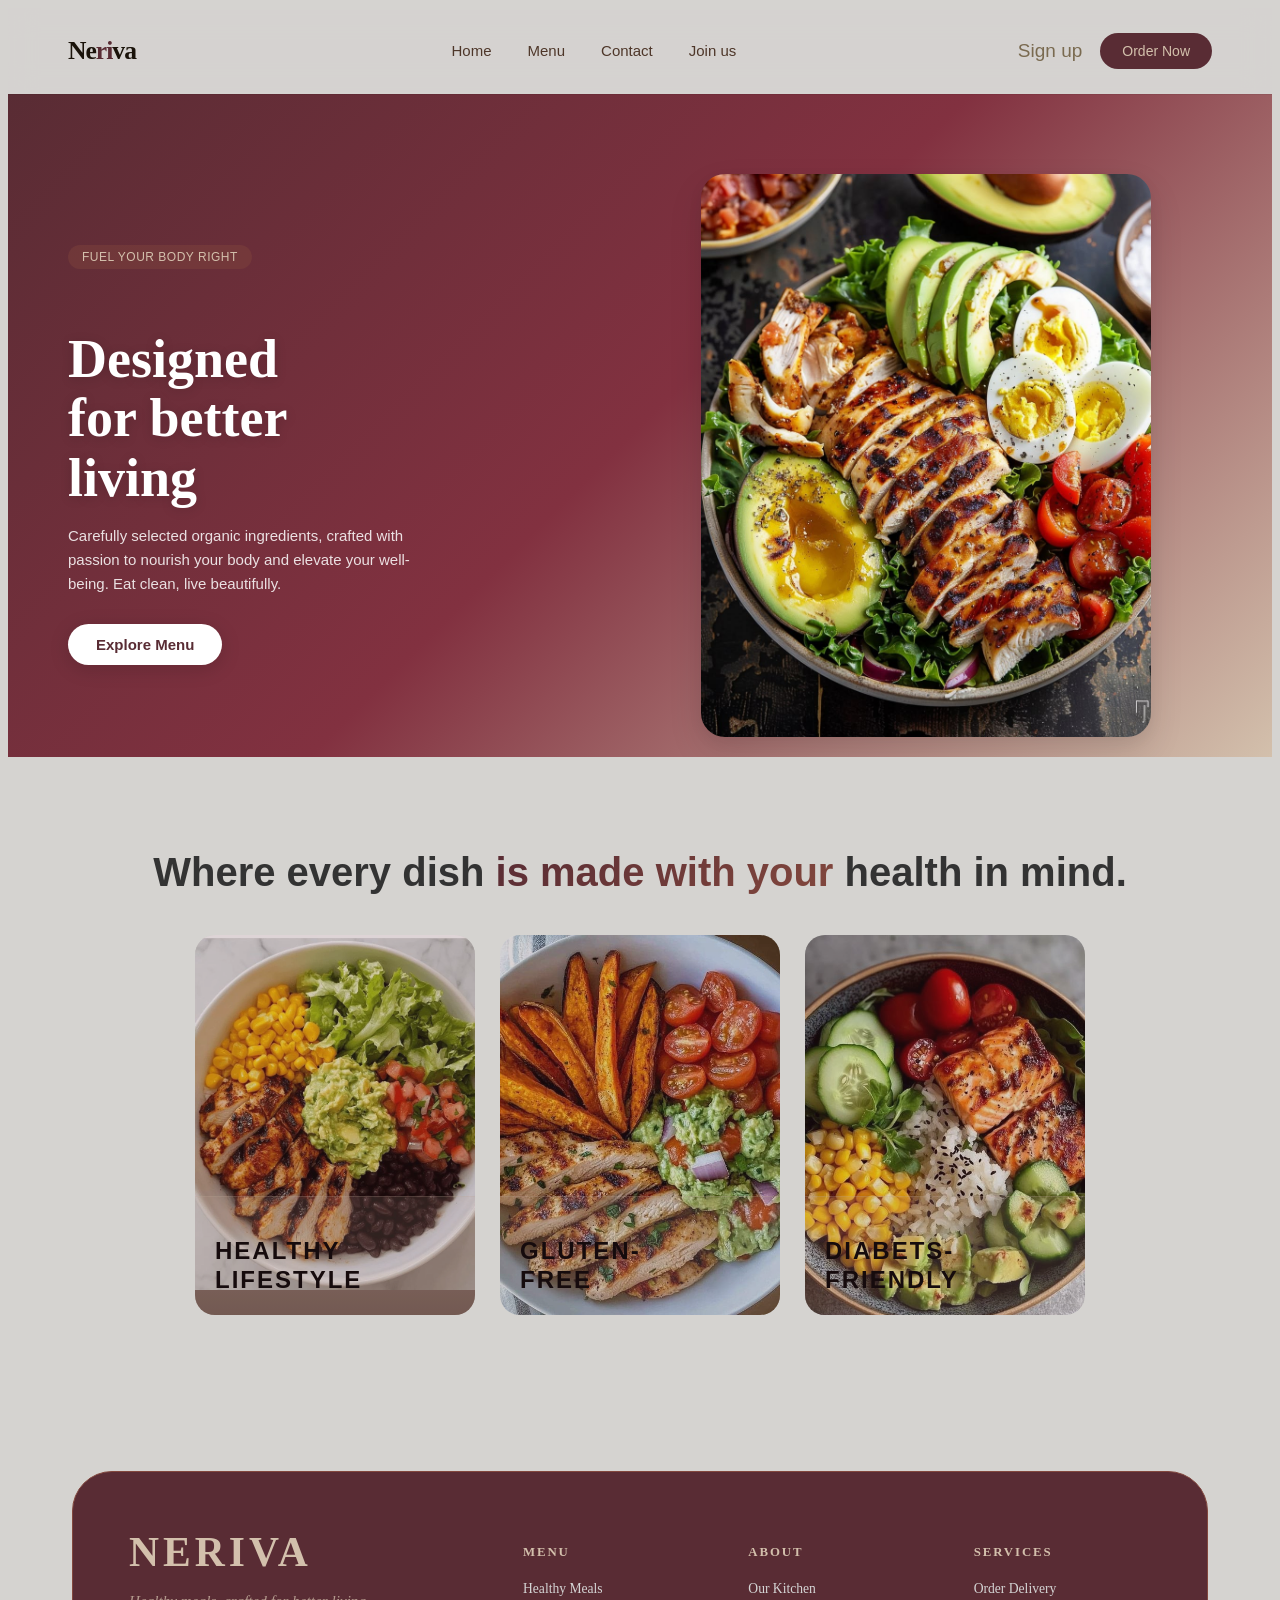
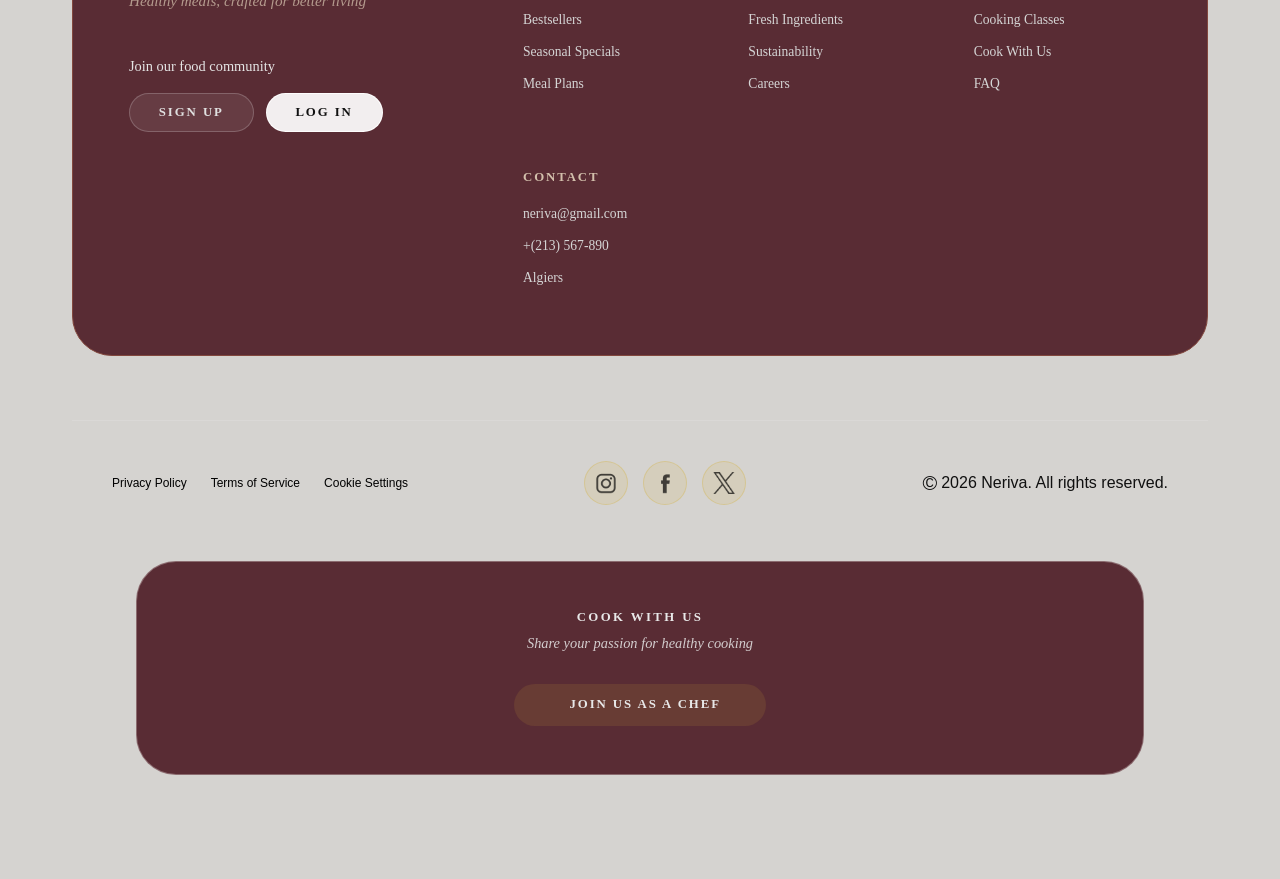
<file: index.html>
<!DOCTYPE html>
<html lang="en">
<head>
    <meta charset="UTF-8">
    <meta name="viewport" content="width=device-width, initial-scale=1.0">
    <title>Neriva| Fuel Your Body Right</title>
    <link rel="stylesheet" href="index.css">
    <link rel=" icon" href="logo.jpg" type="image/x-icon">
    <link rel="shortcut icon" href="favicon.ico" type="image/png">
</head>
<body>
    <nav>
  <div class="logo">Ne<span>ri</span>va</div>
  <ul class="nav-links">
    <li><a href="#">Home</a></li>
    <li><a href="#menu">Menu</a></li>
    <li><a href="#contact">Contact</a></li>
    <li><a href="#join us">Join us</a></li>
  </ul>
  <div class="nav-actions">
    <a href="../Signup/signup.html">
        <button class="icon-btn">Sign up </button>
    </a>
    <a href="#menu" >
        <button class="btn-primary">Order Now</button>
    </a>
  </div>
  <button class="hamburger" id="hamburger" aria-label="Toggle menu">
    <span></span>
    <span></span>
    <span></span>
  </button>
</nav>


<section class="hero">
  <div class="hero-text">
    <span class="hero-tag">Fuel Your Body Right</span>
    <h1 class="hero-title">Designed <br>for better <br>living</h1>
    <p class="hero-desc">Carefully selected organic ingredients, crafted with passion to nourish your body and elevate your well-being. Eat clean, live beautifully.</p>
    <div class="hero-cta">
        <a href="#menu">
             <button class="btn-white">Explore Menu</button>
        </a>
    </div>
  </div>
  <div class="hero-image">
    <img src="image.png" alt="healthy bowl">
  </div>
</section>
<section class="categories" id="menu">
        <div class="categories-content">
            <h1 class="categories-title">
                Where every dish <span class="highlight-text">is made with your</span>  health in mind.
            </h1>
            <div class="category-cards">
                <a href="../healthy/healthy.html">
                    <div class="category-card diabetes-card">
                        <div class="card-image-overlay">
                            <img src="hhhh.jpg" alt="">
                        </div>
                        <div class="card-info">
                         
                            <h3>HEALTHY<br>LIFESTYLE</h3>
                        </div>
                    </div>
                </a>
                <a href="../glutenFree/glutenFree.html">
                    <div class="category-card gluten-card">
                        <img src="diabet.jpg" alt="gluten-free">
                        <div class="card-image-overlay"></div>
                        <div class="card-info">
                       
                            <h3>Gluten-<br>Free</h3>
                        </div>
                    </div>
                </a>
                <a href="../diabetesFriendly/diabetesFriendly.html">
                    <div class="category-card healthy-card">
                        <div class="card-image-overlay">
                            <img src="diabii.jpg" alt="">
                        </div>
                        <div class="card-info">
                        
                            <h3>diabets-<br>Friendly</h3>
                        </div>
                    </div>
                </a>    
            </div>
        </div>
    </section>
</section>
<footer class="luxury-footer">
    <div class="footer-container fade-in">

        <div class="footer-brand">
            <h2 class="brand-name">Neriva</h2>
            <p class="brand-tagline">Healthy meals, crafted for better living</p>
            <div class="newsletter">
                <p>Join our food community</p>
                <div class="auth-buttons">
                    <a href="../Signup/signup.html" class="auth-button signin-button">Sign Up</a>
                    <a href="../Login/login.html" class="auth-button signup-button">Log In</a>
                </div>
            </div>
        </div>


        <div class="footer-links">
            <div class="links-column">
                <h4>MENU</h4>
                <ul>
                    <li><a href="#">Healthy Meals</a></li>
                    <li><a href="#">Bestsellers</a></li>
                    <li><a href="#">Seasonal Specials</a></li>
                    <li><a href="#">Meal Plans</a></li>
                </ul>
            </div>

            <div class="links-column " id="about">
                <h4>ABOUT</h4>
                <ul>
                    <li><a href="#">Our Kitchen</a></li>
                    <li><a href="#">Fresh Ingredients</a></li>
                    <li><a href="#">Sustainability</a></li>
                    <li><a href="#">Careers</a></li>
                </ul>
            </div>

            <div class="links-column">
                <h4>SERVICES</h4>
                <ul>
                    <li><a href="#">Order Delivery</a></li>
                    <li><a href="#">Cooking Classes</a></li>
                    <li><a href="#">Cook With Us</a></li>
                    <li><a href="#">FAQ</a></li>
                </ul>
            </div>

            <div class="links-column" id="contact">
                <h4>CONTACT</h4>
                <ul>
                    <li><a href="/cdn-cgi/l/email-protection#5f2526312b37362d3e1f38323e3633713c3032"><span class="__cf_email__" data-cfemail="432d26312a352203242e222a2f6d202c2e">neriva@gmail.com</span></a></li>
                    <li><a href="tel:+1234567890"> +(213) 567-890</a></li>
                    <li><a href="#">Algiers</a></li>
                </ul>
            </div>
        </div>
    </div>


    <div class="footer-bottom">
        <div class="legal-links">
            <a href="#">Privacy Policy</a>
            <a href="#">Terms of Service</a>
            <a href="#">Cookie Settings</a>
        </div>
<div class="social-links">
    <a href="https://www.instagram.com/neriva/" aria-label="Instagram">
        <img src="social-instagram.webp" alt="Instagram">
    </a>
    <a href="https://www.facebook.com/zynthira" aria-label="Facebook">
        <img src="social-facebook.webp" alt="Facebook">
    </a>
    <a href="https://www.twitter.com/zynthira" aria-label="X">
        <img src="social-x.webp" alt="X">
    </a>
</div>
        <p class="copyright"
            style="display: flex; flex-direction: row; justify-content: center ; align-items: center;">
            <span style="font-size: 20px;">© </span>2026 Neriva. All rights reserved.
        </p>
    </div>

    <div class="designer-cta scale-in" id="join us">
        <h4>Cook with us</h4>
        <p class="cta-subtitle">Share your passion for healthy cooking</p>
        <a href="../JoinUsAsChef/joinus.html" class="designer-button">
             <i class="fas fa-pen-fancy"></i> Join us as a chef
        </a>
    </div>
</footer>

  <script src="homepage.js"></script>
  <script>
    const hamburger = document.getElementById('hamburger');
    const navLinks = document.querySelector('.nav-links');
    const navActions = document.querySelector('.nav-actions');
    hamburger.addEventListener('click', () => {
      hamburger.classList.toggle('open');
      navLinks.classList.toggle('mobile-open');
      navActions.classList.toggle('mobile-open');
    });
  </script>
</body>
</html>
</file>
<file: index.css>
body {
font-family: ‘DM Sans’, sans-serif;
background-color:#D5D3D0;
color: #1A1209;
overflow-x: hidden;
}
nav {
display: flex;
align-items: center;
justify-content: space-between;
padding: 18px 60px;
background: #ffffff;
box-shadow: 0 1px 0 rgba(0,0,0,.06);
position: sticky;
top: 0;
z-index: 100;
background-color:rgba(213, 211, 208, 0.8); 
  backdrop-filter: blur(14px);               
  -webkit-backdrop-filter: blur(10px);
}
.logo {
font-family: ‘Playfair Display’, serif;
font-size: 1.6rem;
font-weight: 900;
color: #1A1209;
letter-spacing: -1px;
}
.logo span { color: #592C34; }
.nav-links {
display: flex;
gap: 36px;
list-style: none;
}
.nav-links a {
text-decoration: none;
color: #4E3629;
font-size: 15px;
font-weight: 500;
transition: color .2s;
}
.nav-links a:hover { color: #592C34 }
.nav-actions {
     display: flex;
     gap: 12px; 
     align-items: center; }
.btn-primary {
background:#592C34 ;
color:#D3C0AC;
border: none;
padding: 10px 22px;
border-radius: 50px;
font-family: ‘DM Sans’, sans-serif;
font-size: 14px;
font-weight: 500;
cursor: pointer;
transition: background .2s, transform .15s;
}     
.btn-primary:hover { background:#82473D; transform: translateY(-1px); }
.icon-btn {
background: none;
border: none;
cursor: pointer;
color: #7a6a50;
font-size: 19px;
padding: 6px;
}
.hero {
background: linear-gradient(135deg, #592C34 0%, #823140 50%, #D3C0AC 100%); 
color:  #D3C0AC;
min-height: 480px;
display: grid;
grid-template-columns: 1fr 1fr;
align-items: center;
padding: 60px 60px 0;
position: relative;
overflow: hidden;
}
.hero-text { position: relative; 
    z-index: 2;
  color:  #D3C0AC;
text-shadow: none; }
.hero-tag {
display: inline-block;
background: rgba(130, 71, 61, 0.4);
color:#D3C0AC;
font-size: 12px;
font-weight: 500;
padding: 5px 14px;
border-radius: 20px;
margin-bottom: 16px;
letter-spacing: .5px;
text-transform: uppercase;
}    
.hero-title {
font-family: ‘Playfair Display’, serif;
font-size: 54px;
font-weight: 900;
color: #fff;
line-height: 1.1;
margin-bottom: 16px;
text-shadow: 0 2px 12px rgba(0,0,0,.15);
}
.hero-desc {
color: rgba(255,255,255,.85);
font-size: 15px;
line-height: 1.6;
max-width: 380px;
margin-bottom: 28px;
}
.hero-cta { display: flex;
     gap: 12px; 
     align-items: center; }
.btn-white {
background: #fff;
color: #592C34;
border: none;
padding: 12px 28px;
border-radius: 50px;
font-family: ‘DM Sans’, sans-serif;
font-size: 15px;
font-weight: 600;
cursor: pointer;
transition: transform .15s, box-shadow .15s;
box-shadow: 0 4px 20px rgba(0,0,0,.15);
}   
.btn-white:hover { transform: translateY(-2px);
     box-shadow: 0 8px 28px rgba(0,0,0,.18); }  
.btn-ghost {
color: #fff;
font-size: 14,5px;
cursor: pointer;
text-decoration: underline;
text-underline-offset: 3px;
background: none;
border: none;
font-family: ‘DM Sans’, sans-serif;
}    
.hero-image {
  display: flex;
  justify-content: center; 
  padding: 20px;
}
.hero-image img {
  max-width: 450px;     
  width: 100%;            
  height: auto;          
  border-radius: 24px;    
  box-shadow: 0 15px 35px rgba(0, 0, 0, 0.1), 
 0 5px 15px rgba(0, 0, 0, 0.05);
  transition: transform 0.3s ease; }
.hero-image img:hover {
  transform: scale(1.02);
}




.luxury-footer {
  background: linear-gradient(180deg, var() 0%, #0d0e0a 100%);
  padding: clamp(3.5rem, 8vw, 6rem) clamp(1.25rem, 5vw, 4rem) clamp(2rem, 5vw, 3rem);
  color: #e8e8e8;
  font-family: 'Playfair Display', serif;
}

.footer-container {
  display: grid;
  grid-template-columns: 1fr 2fr;
  gap: clamp(3rem, 7vw, 5rem);
  max-width: var(--max-content-width);
  margin: 0 auto clamp(2.5rem, 6vw, 4rem);
  padding: clamp(2rem, 5vw, 3.5rem);
  background: #592C34;
  border-radius: clamp(1.5rem, 4vw, 2.5rem);
  border: 1px solid #82473D;
  backdrop-filter: blur(12px);
  transition: transform 0.3s ease, box-shadow 0.3s ease, border-color 0.3s ease;
}

.footer-container:hover {
  transform: translateY(-4px);
  box-shadow: 0 18px 35px rgba(212, 175, 55, 0.15);
  border-color: rgba(224, 221, 212, 0.5);
}

.footer-brand {
  display: flex;
  flex-direction: column;
  gap: 1rem;
}

.brand-name {
  font-size: clamp(1.85rem, 4vw, 2.6rem);
  font-weight: 700;
  letter-spacing: clamp(0.12rem, 0.7vw, 0.25rem);
  text-transform: uppercase;
  margin: 0;
  color: #D3C0AC;
}

.brand-tagline {
  font-style: italic;
  opacity: 0.75;
  margin: 0 0 clamp(1.5rem, 3vw, 2rem);
  font-size: 0.95rem;
  color:#D3C0AC ;
}

.newsletter p {
  margin: 0 0 1rem;
  font-size: 0.9rem;
  color: #e5e5e5;
}

.auth-buttons {
  display: flex;
  gap: 12px;
  margin-top: 18px;
}

.auth-button {
  display: inline-flex;
  align-items: center;
  justify-content: center;
  padding: 0.7rem 1.8rem;
  font-size: 0.8rem;
  font-weight: 600;
  letter-spacing: 0.12rem;
  text-transform: uppercase;
  text-decoration: none;
  border-radius: 999px;
  cursor: pointer;
  font-family: 'Playfair Display', serif;
  transition: transform 0.3s ease, background 0.3s ease, border-color 0.3s ease, box-shadow 0.3s ease, color 0.3s ease;
}

.signin-button {
  background: rgba(255, 255, 255, 0.08);
  color: #e0e0e0;
  border: 1px solid rgba(255, 255, 255, 0.2);
}

.signin-button:hover,
.signin-button:focus-visible {
  transform: translateY(-3px);
  background: rgba(255, 255, 255, 0.16);
  border-color: rgba(255, 255, 255, 0.35);
  box-shadow: 0 12px 28px rgba(255, 255, 255, 0.15);
}

.signup-button {
  background: rgba(255, 255, 255, 0.92);
  color: #111;
  border: 1px solid rgba(255, 255, 255, 0.92);
}

.signup-button:hover,
.signup-button:focus-visible {
  transform: translateY(-3px);
  background: #fff;
  border-color: #fff;
  box-shadow: 0 12px 28px rgba(255, 255, 255, 0.22);
}

.auth-button:focus-visible {
  outline: 2px solid var(--color-accent);
  outline-offset: 3px;
}

.footer-links {
  display: grid;
  grid-template-columns: repeat(auto-fit, minmax(150px, 1fr));
  gap: clamp(2rem, 5vw, 3rem);
}

.links-column h4 {
  font-size: 0.8rem;
  letter-spacing: 0.12rem;
  margin-bottom: 1.2rem;
  color: #D3C0AC;
  text-transform: uppercase;
  font-weight: 600;
}

.links-column ul {
  list-style: none;
  padding: 0;
  margin: 0;
}

.links-column ul li {
  margin-bottom: 0.85rem;
}

.links-column ul li a {
  color: #d5d5d5;
  text-decoration: none;
  font-size: 0.85rem;
  transition: color 0.3s ease, transform 0.3s ease;
  display: inline-block;
}

.links-column ul li a:hover,
.links-column ul li a:focus-visible {
  color: var(--color-accent);
  transform: translateX(4px);
}

.footer-bottom {
  max-width: var(--max-content-width);
  margin: 0 auto;
  padding: clamp(1.75rem, 4vw, 2.5rem) clamp(1.5rem, 4vw, 2.5rem) 0;
  display: flex;
  justify-content: space-between;
  align-items: center;
  flex-wrap: wrap;
  gap: clamp(1.25rem, 3vw, 2rem);
  border-top: 1px solid rgba(255, 255, 255, 0.12);
}

.legal-links {
  display: flex;
  gap: clamp(1rem, 3vw, 1.5rem);
  flex-wrap: wrap;
}

.legal-links a {
  color: #000000;
  font-size: 0.75rem;
  text-decoration: none;
  transition: color 0.3s ease;
  font-family: 'Zain', sans-serif;
}

.legal-links a:hover,
.legal-links a:focus-visible {
  color:#4E3629;
}

.social-links {
  display: flex;
  gap: 1rem;
}

.social-links a {
  width: 42px;
  height: 42px;
  display: inline-flex;
  align-items: center;
  justify-content: center;
  border-radius: 50%;
  background: rgba(212, 175, 55, 0.12);
  color: var(--color-accent);
  font-size: 1.1rem;
  border: 1px solid rgba(212, 175, 55, 0.3);
  transition: transform 0.3s ease, background 0.3s ease, color 0.3s ease, box-shadow 0.3s ease, border-color 0.3s ease;
}

.social-links a:hover,
.social-links a:focus-visible {
  transform: translateY(-3px);
  background: var(--color-accent);
  color: #111;
  border-color: var(--color-accent);
  box-shadow: 0 12px 24px rgba(212, 175, 55, 0.3);
}

.copyright {
  color: #101010;
  font-size: 1rem;
  margin: 0;
  font-family: 'Zain', sans-serif;
  display: flex;
  align-items: center;
  gap: 0.25rem;
}


@media (max-width: 768px) {
  .footer-container {
    grid-template-columns: 1fr;
    gap: clamp(2.5rem, 6vw, 3.5rem);
    padding: clamp(1.5rem, 4vw, 2.5rem);
  }

  .footer-links {
    grid-template-columns: repeat(2, 1fr);
    gap: clamp(1.75rem, 4vw, 2.5rem);
  }

  .footer-bottom {
    flex-direction: column;
    text-align: center;
    gap: 1.5rem;
  }

  .legal-links,
  .social-links {
    justify-content: center;
  }
}

.designer-cta {
  max-width: var(--max-content-width);
  margin: clamp(2rem, 5vw, 3.5rem) clamp(1.25rem, 5vw, 4rem) clamp(2rem, 5vw, 3rem);
  padding: clamp(2rem, 5vw, 3rem);
  background:#592C34;
  border-radius: clamp(1.5rem, 4vw, 2.5rem);
  border: 1px solid rgba(253, 251, 247, 0.3);
  text-align: center;
  transition: transform 0.3s ease, box-shadow 0.3s ease, border-color 0.3s ease;
}

.designer-cta:hover {
  transform: translateY(-4px);
  box-shadow: 0 18px 35px rgba(212, 175, 55, 0.15);
  border-color: rgba(212, 175, 55, 0.5);
}

.designer-cta h4 {
  color: var(--color-accent);
  font-size: 0.8rem;
  letter-spacing: 0.15rem;
  text-transform: uppercase;
  margin: 0 0 0.6rem;
  font-weight: 600;
}

.cta-subtitle {
  color: var(--color-accent);
  font-style: italic;
  font-size: 0.9rem;
  margin: 0 0 clamp(1.5rem, 3vw, 2rem);
  opacity: 0.85;
}

.designer-button {
  display: inline-flex;
  align-items: center;
  gap: 0.65rem;
  padding: 0.85rem clamp(1.8rem, 4vw, 2.8rem);
  background: rgba(212, 175, 55, 0.12);
  color: var(--color-accent);
  border: 1px solid var(--color-accent);
  border-radius: 999px;
  text-transform: uppercase;
  letter-spacing: 0.12rem;
  font-size: 0.8rem;
  font-weight: 600;
  text-decoration: none;
  transition: transform 0.3s ease, background 0.3s ease, box-shadow 0.3s ease, color 0.3s ease;
}

.designer-button:hover,
.designer-button:focus-visible {
  transform: translateY(-3px);
  background: var(--color-accent);
  color: #111;
  box-shadow: 0 14px 30px rgba(212, 175, 55, 0.3);
}

.designer-button:focus-visible {
  outline: 2px solid var(--color-accent);
  outline-offset: 3px;
}

.designer-button i {
  font-size: 0.9rem;
}

.social-links {
    display: flex;
    gap: 15px;
    align-items: center;
}

.social-links a {
    display: flex;
    align-items: center;
    justify-content: center;
}

.social-links img {
    width: 22px;
    height: 22px;
    object-fit: contain;
    display: block;
    opacity: 0.7;
    transition: all 0.3s ease;
}

.social-links a:hover img {
    opacity: 1;
    transform: scale(1.15);
}


.categories {
    padding: 60px 20px;
    background-color: #D5D3D0; 
    text-align: center;
    font-family: 'Segoe UI', Roboto, sans-serif;
}

.categories-title {
    font-size: 2.5rem;
    margin-bottom: 40px;
    color: #333;
}

.highlight-text {
    background: linear-gradient(135deg,  #592C34 0%, #82473D 100%);
    -webkit-background-clip: text;
    -webkit-text-fill-color: transparent;
    font-weight: 800;
}

.category-cards {
    display: flex;
    justify-content: center;
    gap: 25px;
    flex-wrap: wrap;
    max-width: 1200px;
    margin: 0 auto;
}

.category-card {
    position: relative;
    width: 280px;
    height: 380px;
    border-radius: 20px;
    overflow: hidden;
    cursor: pointer;
    background: #4E3629; 
    transition: transform 0.4s cubic-bezier(0.175, 0.885, 0.32, 1.275), box-shadow 0.3s ease;
    box-shadow: var(--card-shadow);
}
.category-card img {
  width: 100%;
  height: 100%;
  object-fit:cover;  
  display: block;
  zoom: 10%;
}

.diabetes-card { background: linear-gradient(to bottom, rgba(89, 44, 52, 0.1), rgba(78, 54, 41, 0.8)), url('c:\Users\admin\Desktop\HEALTHY.jpg') center/cover no-repeat; }
.gluten-card { background: linear-gradient(to bottom, rgba(89, 44, 52, 0.1), rgba(78, 54, 41, 0.8)), url('https://i.pinimg.com/1200x/ad/69/59/ad6959a072b70cf5fbc1d0d3350d6952.jpg') center/cover; }
.healthy-card { background: linear-gradient(to bottom, rgba(89, 44, 52, 0.1), rgba(78, 54, 41, 0.8)), url('https://i.pinimg.com/1200x/ad/69/59/ad6959a072b70cf5fbc1d0d3350d6952.jpg') center/cover; }

.category-card::before {
    content: '';
    position: absolute;
    top: 0; left: 0; width: 100%; height: 100%;
    background:#592C34 ;
    opacity: 0.2;
    transition: opacity 0.3s ease;
    z-index: 1;
}

.category-card:hover {
    transform: translateY(-10px) scale(1.02);
    box-shadow: 0 20px 40px rgba(130, 71, 61, 0.3);
}

.category-card:hover::before {
    opacity: 0.4;
}

.card-info {
    position: absolute;
    bottom: 0;
    width: 100%;
    padding: 40px 20px 20px;
    background: rgba(211, 192, 172, 0.15);
    -webkit-backdrop-filter: blur(150px);
   
    border-top: 1px solid rgba(211, 192, 172, 0.2);
    text-align: left;
    box-sizing: border-box;
}

.category-icon {
    width: 25%;
    height: 50%;
    margin-bottom: 15px;
   filter: drop-shadow(0 2px 4px rgba(0,0,0,0.4)); 
}

.card-info h3 {
    /* color: #D5D3D0; */
    color: #050404;
    font-size: 1.5rem;
    line-height: 1.2;
    margin: 0;
    text-transform: uppercase;
    letter-spacing: 2px;
}
.testimonials {
  text-align: center;
  padding: 60px 20px;
  background: #f9f9f9;
}

.testimonials h2 {
  font-size: 32px;
  margin-bottom: 30px;
}

.testimonial-container {
  position: relative;
  max-width: 400px;
  margin: auto;
}

.testimonial {
  display: none;
  background: white;
  padding: 25px;
  border-radius: 15px;
  box-shadow: 0 5px 20px rgba(0,0,0,0.1);
  transition: 0.3s;
}

.testimonial.active {
  display: block;
}

.testimonial img {
  width: 70px;
  height: 70px;
  border-radius: 50%;
  margin-bottom: 15px;
}

.testimonial h3 {
  margin: 10px 0;
}

.testimonial p {
  font-size: 14px;
  color: #555;
}

.stars {
  color: gold;
  margin-top: 10px;
  font-size: 18px;
}

.buttons {
  margin-top: 20px;
}

.buttons button {
  background: #333;
  color: white;
  border: none;
  padding: 10px 15px;
  margin: 5px;
  border-radius: 50%;
  cursor: pointer;
  transition: 0.3s;
}

.buttons button:hover {
  background: #ff6b6b;
}
.testimonials {
    padding: 80px 20px;
    background-color: #fff;
    text-align: center;
    max-width: 800px;
    margin: 0 auto;
}

.testimonials h2 {
    font-size: 2rem;
    margin-bottom: 40px;
    color: #333;
}

.testimonial-container {
    position: relative;
    height: 350px; /* Adjust based on content */
    display: flex;
    justify-content: center;
    align-items: center;
}

.testimonial {
    position: absolute;
    opacity: 0;
    transform: scale(0.9);
    transition: all 0.5s ease-in-out;
    background: #fff;
    padding: 30px;
    border-radius: 20px;
    box-shadow: 0 10px 30px rgba(0,0,0,0.05);
    border-bottom: 4px solid var(--accent-gold); /* Using your gold color */
    width: 100%;
    pointer-events: none;
}

.testimonial.active {
    opacity: 1;
    transform: scale(1);
    pointer-events: auto;
    box-shadow: 0 15px 35px rgba(255, 140, 0, 0.2); /* Orange glow */
}

.testimonial img {
    width: 90px;
    height: 90px;
    border-radius: 50%;
    border: 3px solid var(--accent-gold);
    margin-bottom: 15px;
    object-fit: cover;
}

.testimonial h3 {
    margin: 10px 0;
    color: #222;
}

.testimonial p {
    font-style: italic;
    color: #666;
    line-height: 1.6;
}

.stars {
    color: var(--accent-gold);
    font-size: 1.2rem;
    margin-top: 10px;
}


/* =============================================
   RESPONSIVE — NAV + HERO
   ============================================= */

/* Hamburger button — hidden on desktop */
.hamburger {
  display: none;
  flex-direction: column;
  justify-content: space-between;
  width: 28px;
  height: 20px;
  background: none;
  border: none;
  cursor: pointer;
  padding: 0;
  z-index: 200;
}

.hamburger span {
  display: block;
  width: 100%;
  height: 2.5px;
  background: #592C34;
  border-radius: 3px;
  transition: all 0.3s ease;
  transform-origin: center;
}

/* Animated X when open */
.hamburger.open span:nth-child(1) { transform: translateY(8.75px) rotate(45deg); }
.hamburger.open span:nth-child(2) { opacity: 0; transform: scaleX(0); }
.hamburger.open span:nth-child(3) { transform: translateY(-8.75px) rotate(-45deg); }

@media (max-width: 768px) {
  /* ---- NAV ---- */
  nav {
    padding: 14px 24px;
    flex-wrap: wrap;
    position: relative;
  }

  .hamburger {
    display: flex;
  }

  /* Nav links: hidden by default on mobile, slides down when open */
  .nav-links {
    display: none;
    flex-direction: column;
    gap: 0;
    width: 100%;
    order: 3;
    background: rgba(213, 211, 208, 0.97);
    backdrop-filter: blur(14px);
    border-top: 1px solid rgba(89,44,52,0.1);
    padding: 8px 0;
    margin-top: 8px;
  }

  .nav-links.mobile-open {
    display: flex;
  }

  .nav-links li {
    border-bottom: 1px solid rgba(89,44,52,0.08);
  }

  .nav-links a {
    display: block;
    padding: 12px 20px;
    font-size: 15px;
  }

  /* Nav actions: hidden on mobile, shown when menu opens */
  .nav-actions {
    display: none;
    flex-direction: row;
    gap: 10px;
    width: 100%;
    order: 4;
    padding: 12px 20px 8px;
    background: rgba(213, 211, 208, 0.97);
  }

  .nav-actions.mobile-open {
    display: flex;
  }

  .nav-actions .btn-primary,
  .nav-actions .icon-btn {
    flex: 1;
    text-align: center;
    justify-content: center;
  }

  /* ---- HERO ---- */
  .hero {
    grid-template-columns: 1fr;
    padding: 40px 24px 0;
    text-align: center;
    min-height: auto;
  }

  .hero-text {
    order: 1;
  }

  .hero-image {
    order: 2;
    padding: 24px 0 0;
    justify-content: center;
  }

  .hero-image img {
    max-width: 100%;
    border-radius: 18px;
  }

  .hero-title {
    font-size: 36px;
  }

  .hero-desc {
    margin-left: auto;
    margin-right: auto;
    font-size: 14px;
  }

  .hero-cta {
    justify-content: center;
  }
}

@media (max-width: 480px) {
  .hero-title {
    font-size: 28px;
  }

  .categories-title {
    font-size: 1.6rem;
  }
}
</file>
